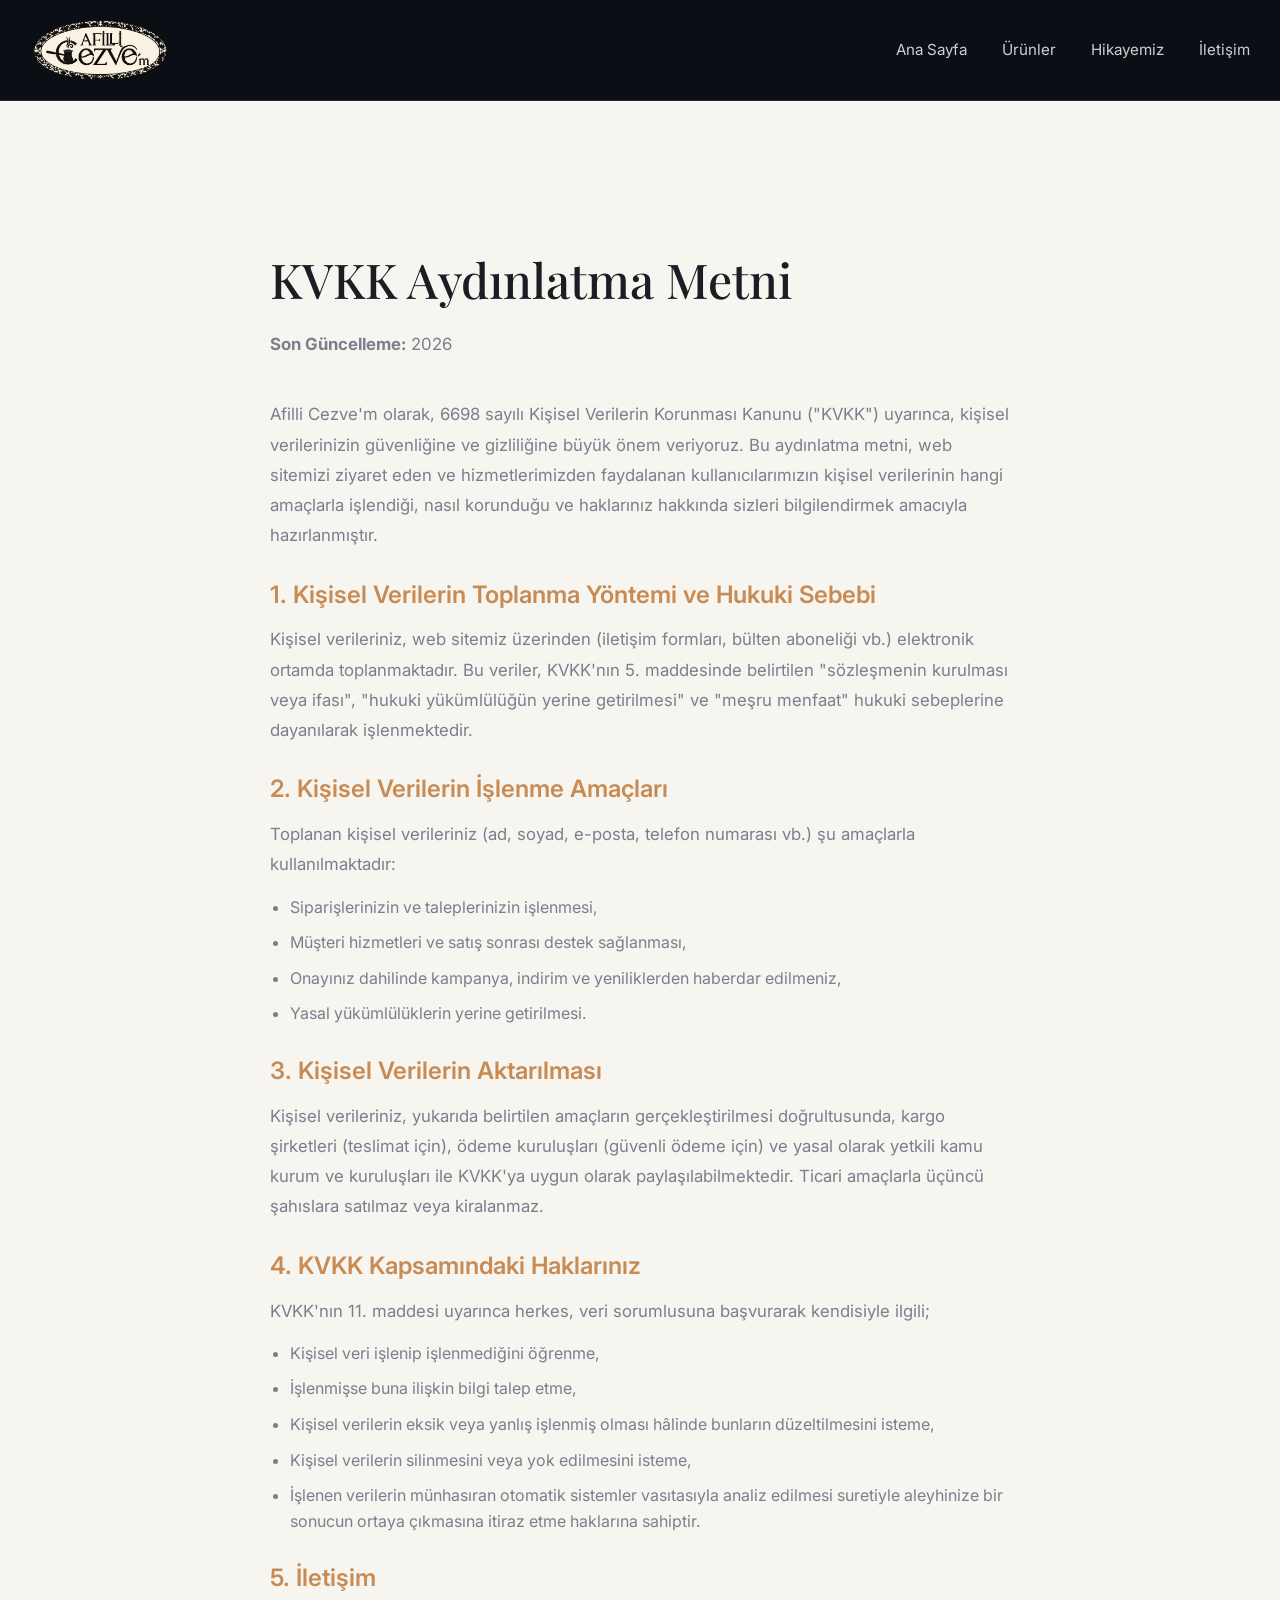
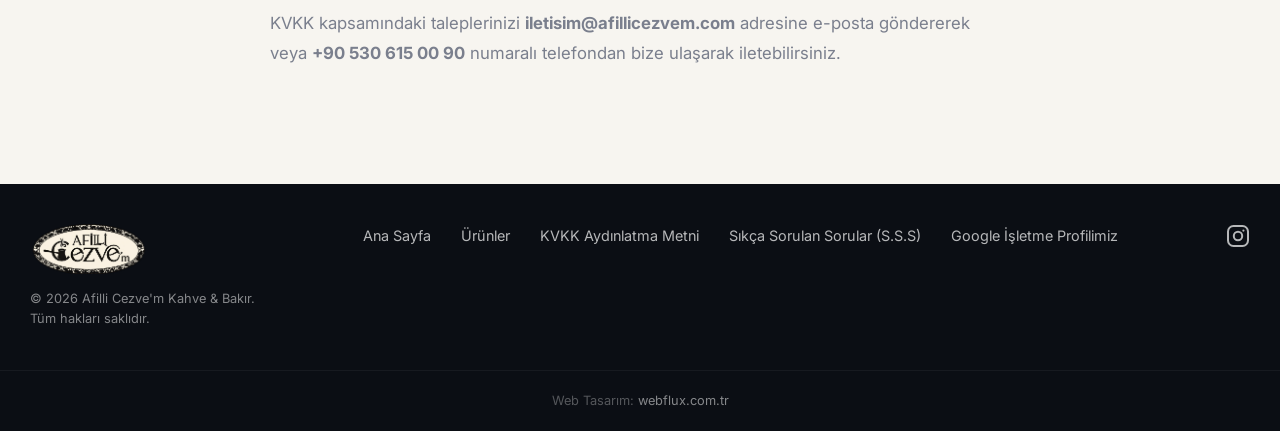
<file: kvkk.html>
<!DOCTYPE html>
<html lang="tr">
<head>
  <meta charset="UTF-8">
  <meta name="viewport" content="width=device-width, initial-scale=1.0">
  <title>KVKK Aydınlatma Metni | Afilli Cezve'm</title>
  <link rel="icon" type="image/png" href="favicon.png">
  <link rel="preconnect" href="https://fonts.googleapis.com">
  <link rel="preconnect" href="https://fonts.gstatic.com" crossorigin>
  <link href="https://fonts.googleapis.com/css2?family=Playfair+Display:wght@400;600;700&family=Inter:wght@300;400;500;600&display=swap" rel="stylesheet">
  <link rel="stylesheet" href="style.css">
</head>
<body>

  <header class="site-header" style="background: var(--bg-dark); position: relative;">
    <div class="container header-inner">
      <a href="index.html" class="logo"><img src="images/logo.png" alt="Logo"></a>
      <nav class="main-nav">
        <ul>
          <li><a href="index.html">Ana Sayfa</a></li>
          <li><a href="urunler.html">Ürünler</a></li>
          <li><a href="index.html#hakkimizda">Hikayemiz</a></li>
          <li><a href="index.html#iletisim">İletişim</a></li>
        </ul>
      </nav>
      <button class="nav-toggle"><span></span><span></span><span></span></button>
    </div>
  </header>

  <main class="section page-content">
    <div class="container" style="max-width: 800px;">
      <h1>KVKK Aydınlatma Metni</h1>
      <p><strong>Son Güncelleme:</strong> 2026</p>
      <br>
      <p>Afilli Cezve'm olarak, 6698 sayılı Kişisel Verilerin Korunması Kanunu ("KVKK") uyarınca, kişisel verilerinizin güvenliğine ve gizliliğine büyük önem veriyoruz. Bu aydınlatma metni, web sitemizi ziyaret eden ve hizmetlerimizden faydalanan kullanıcılarımızın kişisel verilerinin hangi amaçlarla işlendiği, nasıl korunduğu ve haklarınız hakkında sizleri bilgilendirmek amacıyla hazırlanmıştır.</p>
      
      <h2>1. Kişisel Verilerin Toplanma Yöntemi ve Hukuki Sebebi</h2>
      <p>Kişisel verileriniz, web sitemiz üzerinden (iletişim formları, bülten aboneliği vb.) elektronik ortamda toplanmaktadır. Bu veriler, KVKK'nın 5. maddesinde belirtilen "sözleşmenin kurulması veya ifası", "hukuki yükümlülüğün yerine getirilmesi" ve "meşru menfaat" hukuki sebeplerine dayanılarak işlenmektedir.</p>

      <h2>2. Kişisel Verilerin İşlenme Amaçları</h2>
      <p>Toplanan kişisel verileriniz (ad, soyad, e-posta, telefon numarası vb.) şu amaçlarla kullanılmaktadır:</p>
      <ul>
        <li>Siparişlerinizin ve taleplerinizin işlenmesi,</li>
        <li>Müşteri hizmetleri ve satış sonrası destek sağlanması,</li>
        <li>Onayınız dahilinde kampanya, indirim ve yeniliklerden haberdar edilmeniz,</li>
        <li>Yasal yükümlülüklerin yerine getirilmesi.</li>
      </ul>

      <h2>3. Kişisel Verilerin Aktarılması</h2>
      <p>Kişisel verileriniz, yukarıda belirtilen amaçların gerçekleştirilmesi doğrultusunda, kargo şirketleri (teslimat için), ödeme kuruluşları (güvenli ödeme için) ve yasal olarak yetkili kamu kurum ve kuruluşları ile KVKK'ya uygun olarak paylaşılabilmektedir. Ticari amaçlarla üçüncü şahıslara satılmaz veya kiralanmaz.</p>

      <h2>4. KVKK Kapsamındaki Haklarınız</h2>
      <p>KVKK'nın 11. maddesi uyarınca herkes, veri sorumlusuna başvurarak kendisiyle ilgili;</p>
      <ul>
        <li>Kişisel veri işlenip işlenmediğini öğrenme,</li>
        <li>İşlenmişse buna ilişkin bilgi talep etme,</li>
        <li>Kişisel verilerin eksik veya yanlış işlenmiş olması hâlinde bunların düzeltilmesini isteme,</li>
        <li>Kişisel verilerin silinmesini veya yok edilmesini isteme,</li>
        <li>İşlenen verilerin münhasıran otomatik sistemler vasıtasıyla analiz edilmesi suretiyle aleyhinize bir sonucun ortaya çıkmasına itiraz etme haklarına sahiptir.</li>
      </ul>

      <h2>5. İletişim</h2>
      <p>KVKK kapsamındaki taleplerinizi <strong>iletisim@afillicezvem.com</strong> adresine e-posta göndererek veya <strong>+90 530 615 00 90</strong> numaralı telefondan bize ulaşarak iletebilirsiniz.</p>
    </div>
  </main>

  <!-- FOOTER -->
  <footer class="site-footer">
    <div class="container footer-top">
      <div class="footer-brand">
        <img src="images/logo.png" alt="Afilli Cezve'm Logo" class="f-logo">
        <p>© 2026 Afilli Cezve'm Kahve & Bakır.<br>Tüm hakları saklıdır.</p>
      </div>
      <div class="footer-links">
        <a href="index.html">Ana Sayfa</a>
        <a href="urunler.html">Ürünler</a>
        <a href="kvkk.html">KVKK Aydınlatma Metni</a>
        <a href="sss.html">Sıkça Sorulan Sorular (S.S.S)</a>
        <a href="https://share.google/v6dzBLZ42FNkpt2pv" target="_blank" rel="noopener">Google İşletme Profilimiz</a>
      </div>
      <div class="footer-social">
        <a href="https://www.instagram.com/afillicezvem" target="_blank" aria-label="Instagram">
          <svg width="24" height="24" fill="none" stroke="currentColor" stroke-width="2" viewBox="0 0 24 24"><rect x="2" y="2" width="20" height="20" rx="5.5"/><circle cx="12" cy="12" r="4.2"/><circle cx="17.4" cy="6.6" r="1.1" fill="currentColor" stroke="none"/></svg>
        </a>
      </div>
    </div>
    <div class="container footer-bottom">
      <p>Web Tasarım: <a href="https://webflux.com.tr" target="_blank" rel="noopener">webflux.com.tr</a></p>
    </div>
  </footer>

  <script src="script.js"></script>
</body>
</html>
</file>
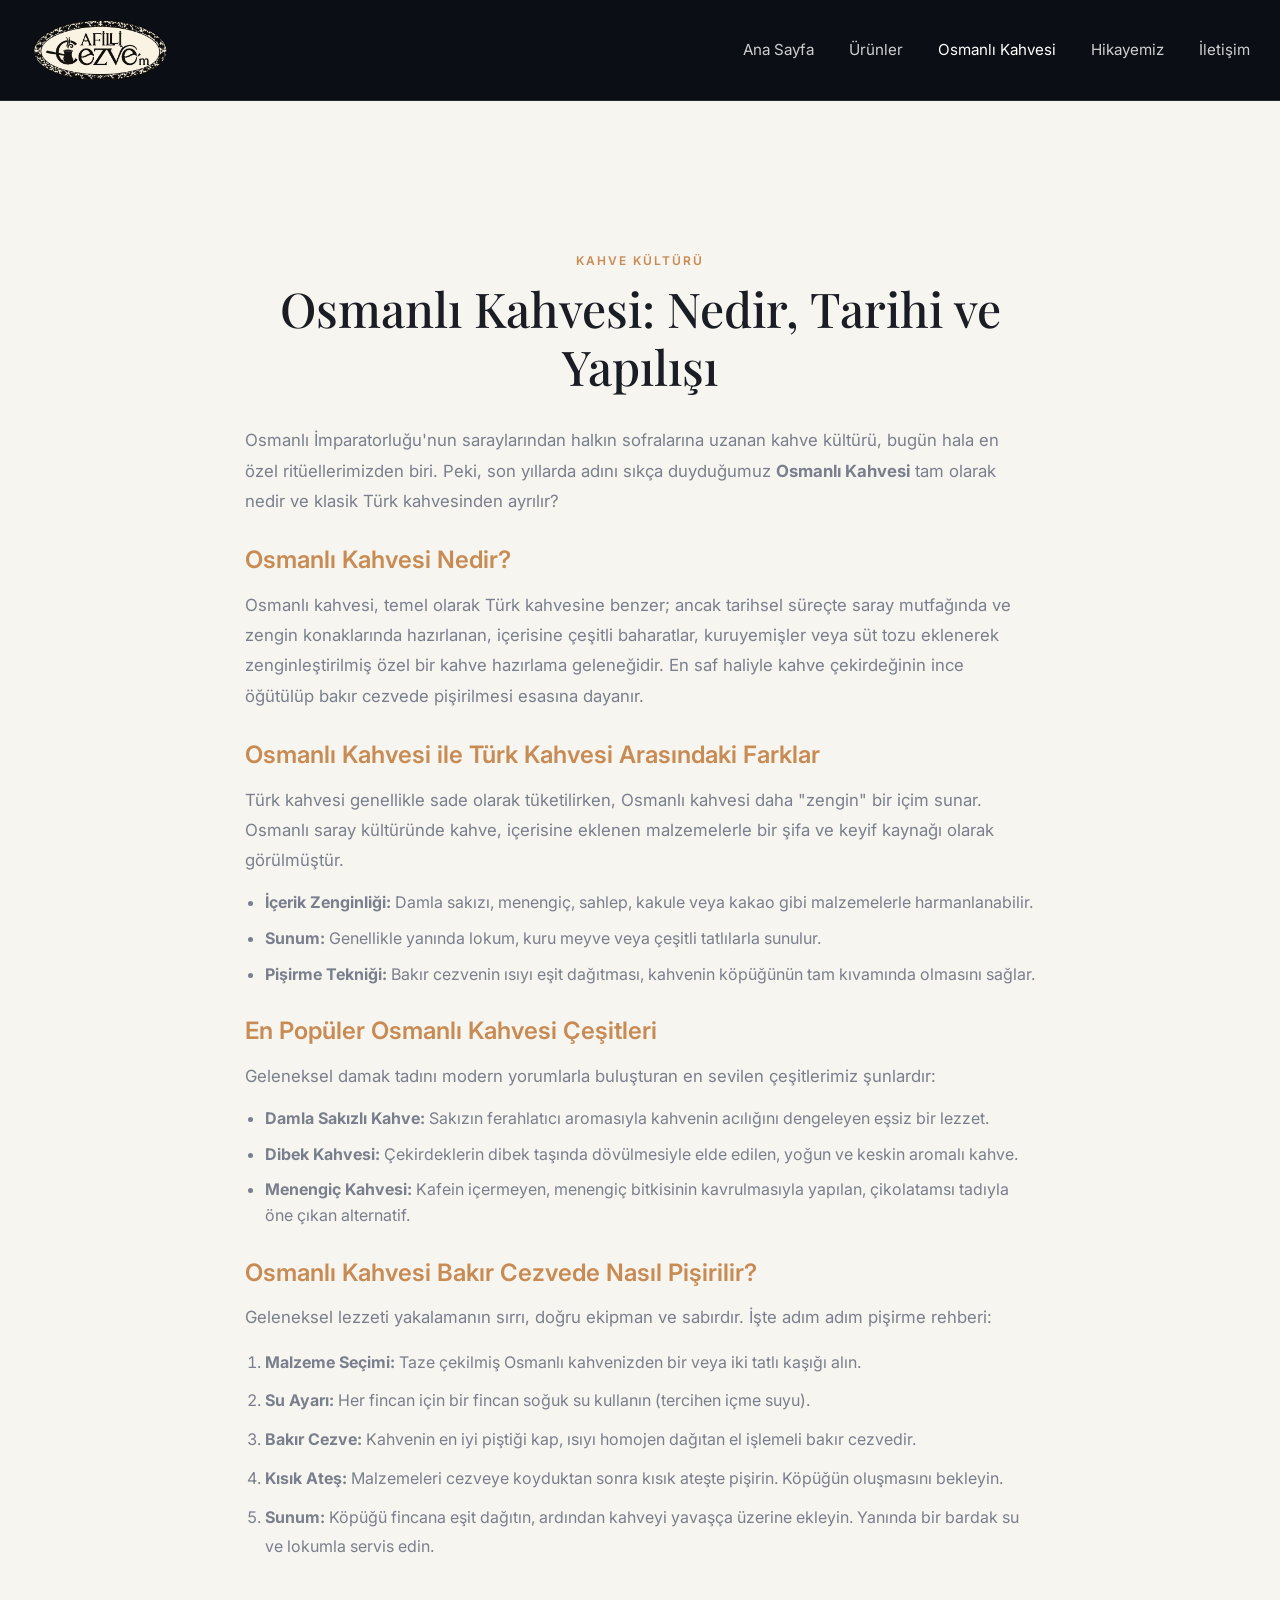
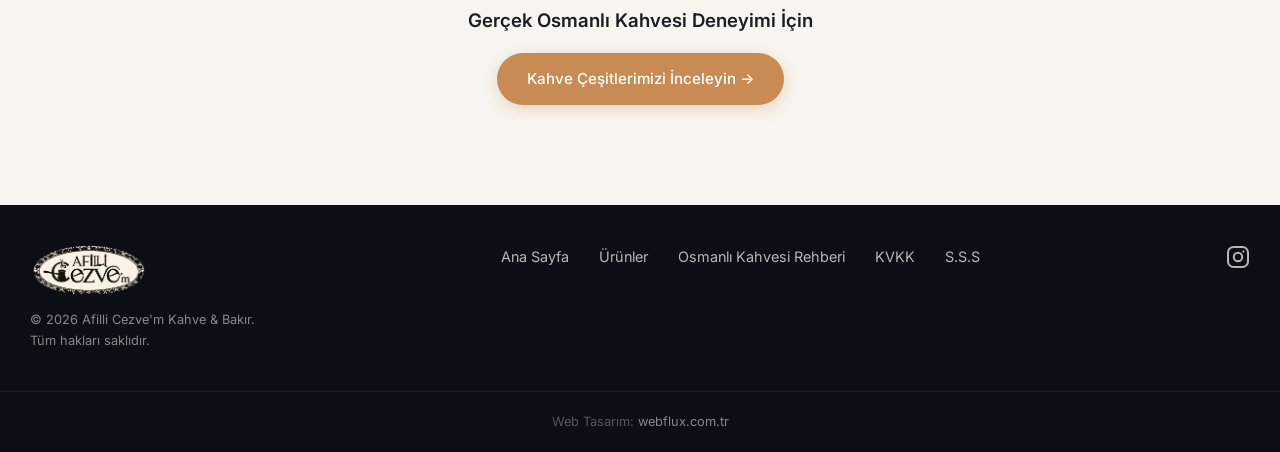
<file: osmanli-kahvesi.html>
<!DOCTYPE html>
<html lang="tr">
<head>
  <meta charset="UTF-8">
  <meta name="viewport" content="width=device-width, initial-scale=1.0">
  <title>Osmanlı Kahvesi Nedir? Tarihi ve Yapılışı | Afilli Cezve'm</title>
  <meta name="description" content="Osmanlı kahvesi nedir, Türk kahvesinden farkı nedir? Osmanlı kahvesi çeşitleri ve bakır cezvede pişirmenin sırları. Detaylı rehberimizi okuyun.">
  
  <!-- FAVICON -->
  <link rel="icon" href="favicon.ico" sizes="32x32">
  <link rel="icon" href="favicon.svg" type="image/svg+xml">
  <link rel="apple-touch-icon" href="apple-touch-icon.png">

  <link rel="preconnect" href="https://fonts.googleapis.com">
  <link rel="preconnect" href="https://fonts.gstatic.com" crossorigin>
  <link href="https://fonts.googleapis.com/css2?family=Playfair+Display:wght@400;600;700&family=Inter:wght@300;400;500;600&display=swap" rel="stylesheet">
  <link rel="stylesheet" href="style.css">
</head>
<body>

  <!-- HEADER (Aynı) -->
  <header class="site-header" style="background: var(--bg-dark); position: relative;">
    <div class="container header-inner">
      <a href="index.html" class="logo"><img src="images/logo.png" alt="Logo"></a>
      <nav class="main-nav">
        <ul>
          <li><a href="index.html">Ana Sayfa</a></li>
          <li><a href="urunler.html">Ürünler</a></li>
          <li><a href="osmanli-kahvesi.html" class="active">Osmanlı Kahvesi</a></li>
          <li><a href="index.html#hakkimizda">Hikayemiz</a></li>
          <li><a href="index.html#iletisim">İletişim</a></li>
        </ul>
      </nav>
      <button class="nav-toggle"><span></span><span></span><span></span></button>
    </div>
  </header>

  <!-- SAYFA İÇERİĞİ -->
  <main class="section page-content">
    <div class="container" style="max-width: 850px;">
      <span class="eyebrow" style="text-align: center; display: block;">KAHVE KÜLTÜRÜ</span>
      <h1 style="text-align: center; margin-bottom: 30px;">Osmanlı Kahvesi: Nedir, Tarihi ve Yapılışı</h1>
      
      <p>Osmanlı İmparatorluğu'nun saraylarından halkın sofralarına uzanan kahve kültürü, bugün hala en özel ritüellerimizden biri. Peki, son yıllarda adını sıkça duyduğumuz <strong>Osmanlı Kahvesi</strong> tam olarak nedir ve klasik Türk kahvesinden ayrılır?</p>

      <h2>Osmanlı Kahvesi Nedir?</h2>
      <p>Osmanlı kahvesi, temel olarak Türk kahvesine benzer; ancak tarihsel süreçte saray mutfağında ve zengin konaklarında hazırlanan, içerisine çeşitli baharatlar, kuruyemişler veya süt tozu eklenerek zenginleştirilmiş özel bir kahve hazırlama geleneğidir. En saf haliyle kahve çekirdeğinin ince öğütülüp bakır cezvede pişirilmesi esasına dayanır.</p>

      <h2>Osmanlı Kahvesi ile Türk Kahvesi Arasındaki Farklar</h2>
      <p>Türk kahvesi genellikle sade olarak tüketilirken, Osmanlı kahvesi daha "zengin" bir içim sunar. Osmanlı saray kültüründe kahve, içerisine eklenen malzemelerle bir şifa ve keyif kaynağı olarak görülmüştür.</p>
      <ul>
        <li><strong>İçerik Zenginliği:</strong> Damla sakızı, menengiç, sahlep, kakule veya kakao gibi malzemelerle harmanlanabilir.</li>
        <li><strong>Sunum:</strong> Genellikle yanında lokum, kuru meyve veya çeşitli tatlılarla sunulur.</li>
        <li><strong>Pişirme Tekniği:</strong> Bakır cezvenin ısıyı eşit dağıtması, kahvenin köpüğünün tam kıvamında olmasını sağlar.</li>
      </ul>

      <h2>En Popüler Osmanlı Kahvesi Çeşitleri</h2>
      <p>Geleneksel damak tadını modern yorumlarla buluşturan en sevilen çeşitlerimiz şunlardır:</p>
      <ul>
        <li><strong>Damla Sakızlı Kahve:</strong> Sakızın ferahlatıcı aromasıyla kahvenin acılığını dengeleyen eşsiz bir lezzet.</li>
        <li><strong>Dibek Kahvesi:</strong> Çekirdeklerin dibek taşında dövülmesiyle elde edilen, yoğun ve keskin aromalı kahve.</li>
        <li><strong>Menengiç Kahvesi:</strong> Kafein içermeyen, menengiç bitkisinin kavrulmasıyla yapılan, çikolatamsı tadıyla öne çıkan alternatif.</li>
      </ul>

      <h2>Osmanlı Kahvesi Bakır Cezvede Nasıl Pişirilir?</h2>
      <p>Geleneksel lezzeti yakalamanın sırrı, doğru ekipman ve sabırdır. İşte adım adım pişirme rehberi:</p>
      <ol style="margin-left: 20px; margin-bottom: 20px; color: var(--text-muted); line-height: 1.8;">
        <li><strong>Malzeme Seçimi:</strong> Taze çekilmiş Osmanlı kahvenizden bir veya iki tatlı kaşığı alın.</li>
        <li><strong>Su Ayarı:</strong> Her fincan için bir fincan soğuk su kullanın (tercihen içme suyu).</li>
        <li><strong>Bakır Cezve:</strong> Kahvenin en iyi piştiği kap, ısıyı homojen dağıtan el işlemeli bakır cezvedir.</li>
        <li><strong>Kısık Ateş:</strong> Malzemeleri cezveye koyduktan sonra kısık ateşte pişirin. Köpüğün oluşmasını bekleyin.</li>
        <li><strong>Sunum:</strong> Köpüğü fincana eşit dağıtın, ardından kahveyi yavaşça üzerine ekleyin. Yanında bir bardak su ve lokumla servis edin.</li>
      </ol>

      <div style="text-align: center; margin-top: 50px;">
        <h3 style="font-family: var(--font-body); font-weight: 600; margin-bottom: 20px;">Gerçek Osmanlı Kahvesi Deneyimi İçin</h3>
        <a href="urunler.html" class="btn btn-primary">Kahve Çeşitlerimizi İnceleyin &rarr;</a>
      </div>
    </div>
  </main>

  <!-- FOOTER (Aynı) -->
  <footer class="site-footer">
    <div class="container footer-top">
      <div class="footer-brand">
        <img src="images/logo.png" alt="Afilli Cezve'm Logo" class="f-logo">
        <p>© 2026 Afilli Cezve'm Kahve & Bakır.<br>Tüm hakları saklıdır.</p>
      </div>
      <div class="footer-links">
        <a href="index.html">Ana Sayfa</a>
        <a href="urunler.html">Ürünler</a>
        <a href="osmanli-kahvesi.html">Osmanlı Kahvesi Rehberi</a>
        <a href="kvkk.html">KVKK</a>
        <a href="sss.html">S.S.S</a>
      </div>
      <div class="footer-social">
        <a href="https://www.instagram.com/afillicezvem" target="_blank" aria-label="Instagram">
          <svg width="24" height="24" fill="none" stroke="currentColor" stroke-width="2" viewBox="0 0 24 24"><rect x="2" y="2" width="20" height="20" rx="5.5"/><circle cx="12" cy="12" r="4.2"/><circle cx="17.4" cy="6.6" r="1.1" fill="currentColor" stroke="none"/></svg>
        </a>
      </div>
    </div>
    <div class="container footer-bottom">
      <p>Web Tasarım: <a href="https://webflux.com.tr" target="_blank" rel="noopener">webflux.com.tr</a></p>
    </div>
  </footer>

  <script src="script.js"></script>
</body>
</html>
</file>
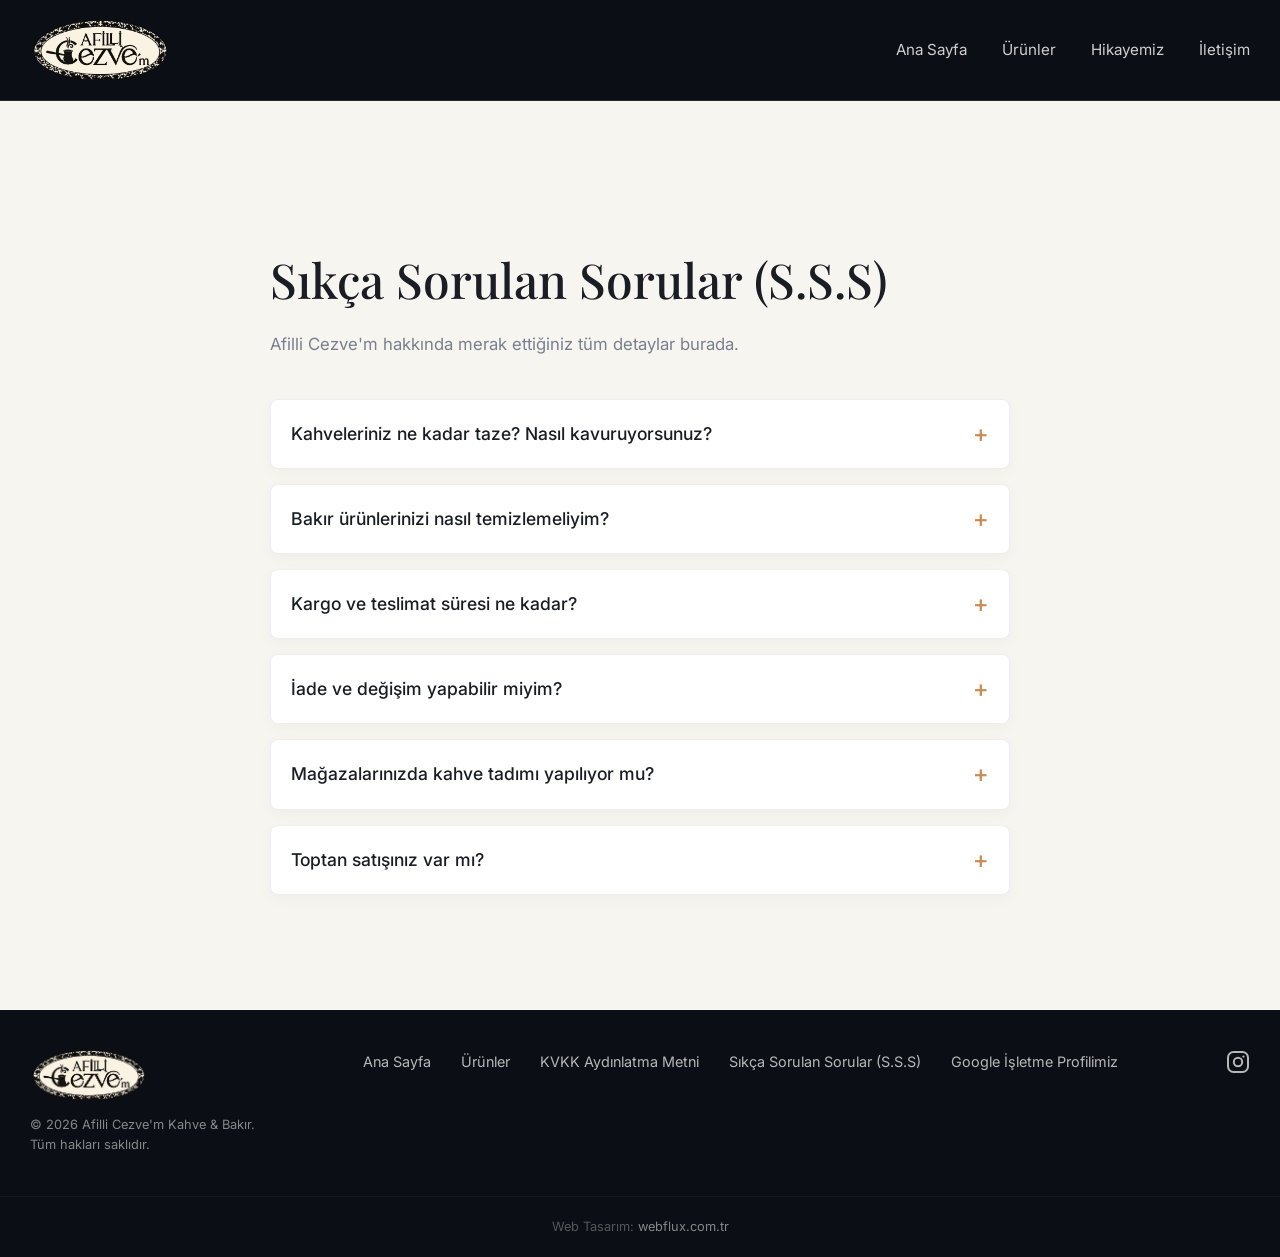
<file: sss.html>
<!DOCTYPE html>
<html lang="tr">
<head>
  <meta charset="UTF-8">
  <meta name="viewport" content="width=device-width, initial-scale=1.0">
  <title>Sıkça Sorulan Sorular | Afilli Cezve'm</title>
  <link rel="icon" type="image/png" href="favicon.png">
  <link rel="preconnect" href="https://fonts.googleapis.com">
  <link rel="preconnect" href="https://fonts.gstatic.com" crossorigin>
  <link href="https://fonts.googleapis.com/css2?family=Playfair+Display:wght@400;600;700&family=Inter:wght@300;400;500;600&display=swap" rel="stylesheet">
  <link rel="stylesheet" href="style.css">
</head>
<body>

  <header class="site-header" style="background: var(--bg-dark); position: relative;">
    <div class="container header-inner">
      <a href="index.html" class="logo"><img src="images/logo.png" alt="Logo"></a>
      <nav class="main-nav">
        <ul>
          <li><a href="index.html">Ana Sayfa</a></li>
          <li><a href="urunler.html">Ürünler</a></li>
          <li><a href="index.html#hakkimizda">Hikayemiz</a></li>
          <li><a href="index.html#iletisim">İletişim</a></li>
        </ul>
      </nav>
      <button class="nav-toggle"><span></span><span></span><span></span></button>
    </div>
  </header>

  <main class="section page-content">
    <div class="container" style="max-width: 800px;">
      <h1>Sıkça Sorulan Sorular (S.S.S)</h1>
      <p style="margin-bottom: 40px;">Afilli Cezve'm hakkında merak ettiğiniz tüm detaylar burada.</p>

      <!-- Accordion (SSS) -->
      <details class="faq-item">
        <summary>Kahveleriniz ne kadar taze? Nasıl kavuruyorsunuz?</summary>
        <p>Tüm kahve çekirdeklerimiz siparişiniz üzerine, günlük olarak kavrulur ve öğütülür. Böylece elinize ulaştığında en taze aromasını korur. Bakır cezvede pişirilmek üzere özel olarak hazırlanır.</p>
      </details>

      <details class="faq-item">
        <summary>Bakır ürünlerinizi nasıl temizlemeliyim?</summary>
        <p>Bakır cezvelerinizi bulaşık deterjanı ve yumuşak bir süngerle yıkayabilirsiniz. Parlaklığını kaybettiğinde limon tuzu ve tuz karışımı ile ovalayarak ilk günkü parlaklığına kavuşturabilirsiniz. Bulaşık makinesinde yıkamamanız önerilir.</p>
      </details>

      <details class="faq-item">
        <summary>Kargo ve teslimat süresi ne kadar?</summary>
        <p>Siparişleriniz aynı gün (saat 16:00'a kadar verilen siparişler) kargoya teslim edilir. Türkiye'nin her yerine anlaşmalı kargo firmalarımızla ortalama 1-3 iş günü içerisinde teslimat sağlanmaktadır.</p>
      </details>

      <details class="faq-item">
        <summary>İade ve değişim yapabilir miyim?</summary>
        <p>Ürünlerimizi teslim aldığınız tarihten itibaren 14 gün içinde, kullanılmamış ve orijinal ambalajında olmak kaydıyla iade veya değişim talebinde bulunabilirsiniz. Gıda ürünlerinde (öğütülmüş kahveler) hijyen nedeniyle ambalajı açılmış ürünlerin iadesi kabul edilememektedir.</p>
      </details>

      <details class="faq-item">
        <summary>Mağazalarınızda kahve tadımı yapılıyor mu?</summary>
        <p>Evet, tüm şubelerimizde gün içerisinde taze demlenmiş kahvelerimizden ikram ediyoruz. Ayrıca hafta sonları düzenlediğimiz "Bakır Cezvede Kahve Atölyesi" etkinliklerimize katılarak kendi kahvenizi pişirme fırsatı bulabilirsiniz.</p>
      </details>

      <details class="faq-item">
        <summary>Toptan satışınız var mı?</summary>
        <p>Evet, kafe, restoran ve otel gibi işletmeler için özel toptan fiyatlarımız mevcuttur. İletişim numaramızdan veya bülten formundan bize ulaşarak detaylı bilgi alabilirsiniz.</p>
      </details>

    </div>
  </main>

  <!-- FOOTER -->
  <footer class="site-footer">
    <div class="container footer-top">
      <div class="footer-brand">
        <img src="images/logo.png" alt="Afilli Cezve'm Logo" class="f-logo">
        <p>© 2026 Afilli Cezve'm Kahve & Bakır.<br>Tüm hakları saklıdır.</p>
      </div>
      <div class="footer-links">
        <a href="index.html">Ana Sayfa</a>
        <a href="urunler.html">Ürünler</a>
        <a href="kvkk.html">KVKK Aydınlatma Metni</a>
        <a href="sss.html">Sıkça Sorulan Sorular (S.S.S)</a>
        <a href="https://share.google/v6dzBLZ42FNkpt2pv" target="_blank" rel="noopener">Google İşletme Profilimiz</a>
      </div>
      <div class="footer-social">
        <a href="https://www.instagram.com/afillicezvem" target="_blank" aria-label="Instagram">
          <svg width="24" height="24" fill="none" stroke="currentColor" stroke-width="2" viewBox="0 0 24 24"><rect x="2" y="2" width="20" height="20" rx="5.5"/><circle cx="12" cy="12" r="4.2"/><circle cx="17.4" cy="6.6" r="1.1" fill="currentColor" stroke="none"/></svg>
        </a>
      </div>
    </div>
    <div class="container footer-bottom">
      <p>Web Tasarım: <a href="https://webflux.com.tr" target="_blank" rel="noopener">webflux.com.tr</a></p>
    </div>
  </footer>

  <script src="script.js"></script>
</body>
</html>
</file>
<file: style.css>
/* =========================================
   RENK PALETİ VE DEĞİŞKENLER
   ========================================= */
:root {
  --bg-dark: #0B0E14;
  --bg-cream: #F7F5F0;
  --bg-white: #FFFFFF;
  --copper: #C88B54;
  --copper-hover: #B07540;
  --text-dark: #1A1D24;
  --text-light: #F7F5F0;
  --text-muted: #7A7F8D;
  --font-heading: 'Playfair Display', serif;
  --font-body: 'Inter', sans-serif;
  --transition: all 0.3s ease;
}

/* =========================================
   TEMEL AYARLAR
   ========================================= */
* { margin: 0; padding: 0; box-sizing: border-box; }
html { scroll-behavior: smooth; }
body {
  font-family: var(--font-body);
  background-color: var(--bg-cream);
  color: var(--text-dark);
  line-height: 1.6;
  overflow-x: hidden;
}
h1, h2, h3, h4 { font-family: var(--font-heading); font-weight: 500; line-height: 1.2; }
a { text-decoration: none; color: inherit; transition: var(--transition); }
ul { list-style: none; }
img { max-width: 100%; display: block; }

.container { width: 100%; max-width: 1300px; margin: 0 auto; padding: 0 30px; }
.section { padding: 80px 0; }

/* =========================================
   BAŞLIKLAR VE BUTONLAR
   ========================================= */
.eyebrow { display: inline-block; font-size: 0.75rem; letter-spacing: 2px; text-transform: uppercase; color: var(--copper); margin-bottom: 10px; font-weight: 600; }
h2 { font-size: 2.5rem; margin-bottom: 15px; color: inherit; }
.section-header-split { display: flex; justify-content: space-between; align-items: flex-end; margin-bottom: 40px; }
.view-all { font-size: 0.9rem; font-weight: 500; color: var(--text-muted); }
.view-all:hover { color: var(--copper); }

.btn { display: inline-flex; align-items: center; justify-content: center; gap: 10px; padding: 14px 30px; border-radius: 30px; font-weight: 500; font-size: 0.95rem; cursor: pointer; transition: var(--transition); border: none; font-family: var(--font-body); }
.btn-primary { background-color: var(--copper); color: #fff; box-shadow: 0 4px 15px rgba(200, 139, 84, 0.3); }
.btn-primary:hover { background-color: var(--copper-hover); transform: translateY(-2px); }
.btn-play { background: transparent; color: #fff; font-weight: 400; padding-left: 0; }
.btn-play:hover .play-icon { transform: scale(1.1); }
.play-icon { display: flex; align-items: center; justify-content: center; width: 40px; height: 40px; border-radius: 50%; border: 1px solid rgba(255,255,255,0.4); transition: var(--transition); }
.btn-outline-dark { border: 1px solid var(--text-dark); color: var(--text-dark); background: transparent; }
.btn-outline-dark:hover { background: var(--text-dark); color: #fff; }

/* =========================================
   HEADER (ÜST MENÜ)
   ========================================= */
.site-header { position: absolute; top: 0; left: 0; width: 100%; z-index: 1000; padding: 20px 0; border-bottom: 1px solid rgba(255,255,255,0.1); }
.header-inner { display: flex; justify-content: space-between; align-items: center; }
.logo img { height: 60px; width: auto; }
.main-nav ul { display: flex; gap: 35px; }
.main-nav a { font-size: 0.95rem; font-weight: 400; color: #fff; opacity: 0.8; }
.main-nav a:hover, .main-nav a.active { opacity: 1; }
.nav-toggle { display: none; flex-direction: column; gap: 5px; background: none; border: none; cursor: pointer; }
.nav-toggle span { width: 25px; height: 2px; background: #fff; transition: var(--transition); }

/* =========================================
   HERO (GİRİŞ ALANI - TAM EKRAN VİDEO)
   ========================================= */
.hero { position: relative; padding-top: 180px; padding-bottom: 150px; min-height: 85vh; display: flex; align-items: center; border-bottom-left-radius: 50% 40px; border-bottom-right-radius: 50% 40px; overflow: hidden; }
.hero-bg { position: absolute; inset: 0; z-index: -1; }

/* Videoyu bozmadan tam ekran sığdıran kod */
.hero-bg video {
  width: 100%;
  height: 100%;
  object-fit: cover;
  position: absolute;
  top: 0;
  left: 0;
}

.hero-bg .overlay { position: absolute; inset: 0; background: linear-gradient(90deg, rgba(11,14,20,0.95) 0%, rgba(11,14,20,0.7) 50%, rgba(11,14,20,0.3) 100%); z-index: 1; }
.hero-content { max-width: 600px; color: #fff; position: relative; z-index: 2; }
.hero-content h1 { font-size: 4.5rem; margin-bottom: 20px; color: #fff; }
.hero-content p { font-size: 1.1rem; color: rgba(255,255,255,0.8); margin-bottom: 40px; font-weight: 300; }
.hero-btns { display: flex; gap: 20px; align-items: center; }

/* =========================================
   3D KAHVE BÖLÜMÜ (BÜYÜYEREK KAYBOLMA)
   ========================================= */
.categories { background-color: var(--bg-cream); padding-top: 80px; padding-bottom: 150px; border-top-left-radius: 50% 40px; border-top-right-radius: 50% 40px; margin-top: -40px; position: relative; z-index: 10; overflow: hidden; }
.floating-coffee-container { display: flex; justify-content: center; align-items: flex-start; gap: 40px; perspective: 1200px; padding-top: 50px; height: 400px; }
.floating-item { flex: 1; max-width: 200px; text-align: center; transform-style: preserve-3d; will-change: transform, opacity; animation: float 4s ease-in-out infinite; }
.floating-item:nth-child(2) { animation-delay: 0.5s; }
.floating-item:nth-child(3) { animation-delay: 1s; }
.floating-item:nth-child(4) { animation-delay: 1.5s; }
.floating-item:nth-child(5) { animation-delay: 2s; }

@keyframes float {
  0%, 100% { transform: translateY(0px); }
  50% { transform: translateY(-15px); }
}

.floating-item img { width: 100%; height: auto; aspect-ratio: 1/1.2; object-fit: contain; filter: drop-shadow(0 20px 30px rgba(0,0,0,0.15)); transition: filter 0.3s; }
.bright-filter { filter: brightness(1.65) contrast(1.15) drop-shadow(0 20px 30px rgba(0,0,0,0.15)) !important; }
.floating-item h3 { font-family: var(--font-body); font-size: 1.1rem; font-weight: 600; color: var(--text-dark); margin-top: 20px; letter-spacing: 0.5px; }

/* =========================================
   NEDEN BİZ?
   ========================================= */
.why-us { background-color: var(--bg-dark); color: #fff; }
.why-grid { display: grid; grid-template-columns: 1fr 2fr; gap: 60px; align-items: center; }
.why-text h2 { font-size: 3.5rem; color: #fff; margin-bottom: 20px; }
.why-text p { color: rgba(255,255,255,0.7); font-size: 1rem; }
.why-features { display: grid; grid-template-columns: repeat(4, 1fr); gap: 30px; }
.feature { display: flex; flex-direction: column; align-items: flex-start; gap: 15px; }
.icon-circle { width: 50px; height: 50px; flex-shrink: 0; border-radius: 50%; border: 1px solid rgba(200, 139, 84, 0.4); display: flex; align-items: center; justify-content: center; color: var(--copper); }
.feature strong { color: #fff; font-size: 1rem; display: block; }
.feature span { font-size: 0.85rem; color: rgba(255,255,255,0.6); line-height: 1.4; }

/* =========================================
   HAKKIMIZDA (VİDEO YERİNE FOTOĞRAF)
   ========================================= */
.about { background: var(--bg-white); }
.about-grid { display: grid; grid-template-columns: 1fr 1fr; gap: 60px; align-items: center; }
.about-img { position: relative; border-radius: 12px; overflow: hidden; box-shadow: 0 20px 50px rgba(0,0,0,0.1); aspect-ratio: 4/3; }
.about-img img { width: 100%; height: 100%; object-fit: cover; display: block; transition: transform 0.5s ease; }
.about-img:hover img { transform: scale(1.03); }
.about-text h2 { font-size: 2.8rem; margin-bottom: 20px; }
.about-text p { color: var(--text-muted); margin-bottom: 15px; font-size: 0.95rem; text-align: justify; }
.about-text p strong { color: var(--text-dark); }

/* =========================================
   ÖNE ÇIKAN ÜRÜNLER (SLIDER)
   ========================================= */
.featured-section { background-color: var(--bg-dark); color: #fff; }
.featured-section .section-header-split h2 { color: #fff; }
.featured-section .view-all { color: rgba(255,255,255,0.6); }
.featured-section .view-all:hover { color: var(--copper); }
.product-slider-wrapper { position: relative; display: flex; align-items: center; margin-top: 40px; }
.product-slider { display: flex; gap: 20px; overflow-x: auto; scroll-snap-type: x mandatory; padding-bottom: 20px; scrollbar-width: none; }
.product-slider::-webkit-scrollbar { display: none; }
.product-slider .product-card { flex: 0 0 calc(20% - 16px); min-width: 240px; scroll-snap-align: start; background: #151A22; border-radius: 12px; overflow: hidden; transition: var(--transition); }
.product-slider .product-card:hover { transform: translateY(-5px); }
.product-slider .p-img { height: 250px; background: #1E242D; display: flex; align-items: center; justify-content: center; }
.product-slider .p-img img { width: 100%; height: 100%; object-fit: cover; }
.product-slider .p-details { padding: 20px; }
.product-slider .p-details h3 { font-family: var(--font-body); font-size: 1rem; font-weight: 500; color: #fff; margin-bottom: 10px; }
.product-slider .p-bottom { display: flex; justify-content: space-between; align-items: center; margin-top: 15px; }
.product-slider .add-btn { width: 35px; height: 35px; border-radius: 50%; background: rgba(200, 139, 84, 0.2); border: 1px solid var(--copper); color: var(--copper); display: flex; align-items: center; justify-content: center; cursor: pointer; transition: var(--transition); }
.product-slider .add-btn:hover { background: var(--copper); color: #fff; }
.slider-arrow { position: absolute; top: 50%; transform: translateY(-50%); width: 45px; height: 45px; border-radius: 50%; background: #fff; color: var(--bg-dark); border: none; display: flex; align-items: center; justify-content: center; cursor: pointer; z-index: 10; box-shadow: 0 5px 15px rgba(0,0,0,0.3); font-size: 1.2rem; }
.slider-arrow.prev { left: -22px; }
.slider-arrow.next { right: -22px; }

/* =========================================
   BANNER
   ========================================= */
.banner-section { padding: 0; background: var(--bg-dark); }
.banner-box { background: url('https://images.unsplash.com/photo-1559564484-e48b3e040dc2?q=80&w=1600&auto=format&fit=crop') center/cover; border-radius: 20px; padding: 80px 60px; position: relative; overflow: hidden; margin-top: -30px; margin-bottom: -30px; z-index: 10; box-shadow: 0 20px 50px rgba(0,0,0,0.5); }
.banner-box::before { content: ''; position: absolute; inset: 0; background: linear-gradient(90deg, rgba(11,14,20,0.95) 0%, rgba(11,14,20,0.4) 100%); }
.banner-text { position: relative; z-index: 2; max-width: 550px; color: #fff; }
.banner-text h2 { font-size: 2.5rem; margin-bottom: 15px; }
.banner-text p { color: rgba(255,255,255,0.8); margin-bottom: 30px; }

/* =========================================
   MÜŞTERİ YORUMLARI & NEWSLETTER
   ========================================= */
.testimonials { background: var(--bg-cream); }
.testimonial-grid { display: grid; grid-template-columns: repeat(3, 1fr); gap: 30px; }
.review-card { background: #fff; padding: 30px; border-radius: 12px; box-shadow: 0 10px 30px rgba(0,0,0,0.03); }
.stars { color: #FFB800; font-size: 1.2rem; margin-bottom: 15px; letter-spacing: 2px; }
.review-card p { font-size: 0.95rem; color: var(--text-muted); margin-bottom: 25px; font-style: italic; }
.user-info { display: flex; align-items: center; gap: 15px; }
.avatar { width: 45px; height: 45px; border-radius: 50%; overflow: hidden; }
.avatar img { width: 100%; height: 100%; object-fit: cover; }
.user-info strong { display: block; font-size: 0.9rem; color: var(--text-dark); }
.user-info span { font-size: 0.75rem; color: var(--text-muted); }

.newsletter { background: var(--bg-dark); padding: 40px 0; border-bottom: 1px solid rgba(255,255,255,0.05); }
.newsletter-inner { display: flex; justify-content: space-between; align-items: center; gap: 30px; }
.news-text h3 { color: #fff; font-family: var(--font-body); font-size: 1rem; font-weight: 400; }
.news-form { display: flex; flex: 1; max-width: 500px; background: rgba(255,255,255,0.05); border-radius: 30px; padding: 5px; }
.news-form input { flex: 1; background: transparent; border: none; padding: 0 20px; color: #fff; outline: none; font-family: var(--font-body); }
.news-form input::placeholder { color: rgba(255,255,255,0.4); }
.news-form .btn { padding: 10px 25px; font-size: 0.85rem; }

/* =========================================
   FOOTER
   ========================================= */
.site-footer { background: var(--bg-dark); color: #fff; padding: 40px 0 20px; }
.footer-top { display: flex; justify-content: space-between; align-items: flex-start; margin-bottom: 40px; }
.footer-brand img { height: 50px; margin-bottom: 15px; }
.footer-brand p { font-size: 0.8rem; color: rgba(255,255,255,0.5); }
.footer-links { display: flex; gap: 30px; flex-wrap: wrap; }
.footer-links a { font-size: 0.9rem; color: rgba(255,255,255,0.7); }
.footer-links a:hover { color: var(--copper); }
.footer-social a { color: rgba(255,255,255,0.7); }
.footer-social a:hover { color: var(--copper); }
.footer-bottom { text-align: center; border-top: 1px solid rgba(255,255,255,0.05); padding-top: 20px; font-size: 0.8rem; color: rgba(255,255,255,0.3); }
.footer-bottom a { color: rgba(255,255,255,0.5); }
.footer-bottom a:hover { color: var(--copper); }

/* =========================================
   İÇ SAYFALAR (ÜRÜNLER, KVKK, SSS)
   ========================================= */
.page-content { padding-top: 150px; padding-bottom: 100px; background: var(--bg-cream); min-height: 80vh; }
.page-content h1 { font-size: 3rem; margin-bottom: 20px; color: var(--text-dark); }
.page-content h2 { font-size: 1.5rem; margin-top: 30px; margin-bottom: 15px; color: var(--copper); font-family: var(--font-body); font-weight: 600; }
.page-content p { color: var(--text-muted); margin-bottom: 15px; font-size: 1.05rem; line-height: 1.8; }
.page-content ul { list-style: disc; margin-left: 20px; color: var(--text-muted); margin-bottom: 20px; }
.page-content li { margin-bottom: 10px; }

/* SSS Accordion */
.faq-item { background: #fff; border-radius: 8px; margin-bottom: 15px; box-shadow: 0 4px 15px rgba(0,0,0,0.03); border: 1px solid #eee; overflow: hidden; }
.faq-item summary { padding: 20px; font-size: 1.1rem; font-weight: 500; cursor: pointer; list-style: none; position: relative; color: var(--text-dark); outline: none; }
.faq-item summary::-webkit-details-marker { display: none; }
.faq-item summary::after { content: '+'; position: absolute; right: 20px; top: 50%; transform: translateY(-50%); font-size: 1.5rem; color: var(--copper); transition: var(--transition); }
.faq-item[open] summary::after { content: '-'; transform: translateY(-50%) rotate(180deg); }
.faq-item p { padding: 0 20px 20px 20px; margin: 0; color: var(--text-muted); font-size: 0.95rem; border-top: 1px solid #f5f5f5; padding-top: 15px; }

/* =========================================
   ÜRÜNLER SAYFASI GRID (KASMAYI ÖNLEYEN OPTİMİZASYON)
   ========================================= */
.products-page-grid { 
  display: grid; 
  grid-template-columns: repeat(auto-fill, minmax(250px, 1fr)); 
  gap: 30px; 
  margin-top: 40px; 
}

.products-page-grid .product-card { 
  background: var(--bg-white); 
  border-radius: 12px; 
  overflow: hidden; 
  transition: transform 0.3s ease, box-shadow 0.3s ease; 
  box-shadow: 0 5px 15px rgba(0,0,0,0.05); 
  border: 1px solid rgba(0,0,0,0.05); 
  
  /* İŞTE KASMAYI ÇÖZEN SİHİRLİ KODLAR */
  content-visibility: auto; 
  contain-intrinsic-size: 320px; 
  will-change: transform; 
}

.products-page-grid .product-card:hover { 
  transform: translateY(-5px); 
  box-shadow: 0 15px 30px rgba(0,0,0,0.1); 
}

.products-page-grid .p-img { 
  height: 280px; 
  background: #f9f9f9; 
  padding: 10px; 
  position: relative;
  overflow: hidden;
}

.products-page-grid .p-img img { 
  width: 100%; 
  height: 100%; 
  object-fit: cover; 
  border-radius: 8px; 
}

.products-page-grid .p-details { padding: 20px; }
.products-page-grid .p-details h3 { color: var(--text-dark); font-family: var(--font-body); font-size: 1.1rem; font-weight: 600; }

/* Filtreleme için anında gizleme sınıfı */
.product-card.hidden {
  display: none !important;
}

/* Filtre Butonları */
.filter-buttons { display: flex; justify-content: center; flex-wrap: wrap; gap: 15px; margin-bottom: 40px; }
.filter-btn { background: transparent; border: 1px solid var(--copper); color: var(--text-dark); padding: 10px 25px; border-radius: 30px; cursor: pointer; font-family: var(--font-body); font-size: 0.95rem; font-weight: 500; transition: var(--transition); }
.filter-btn:hover, .filter-btn.active { background: var(--copper); color: #fff; box-shadow: 0 4px 15px rgba(200, 139, 84, 0.3); }

/* =========================================
   LIGHTBOX (ÜRÜN BÜYÜTME)
   ========================================= */
.lightbox { display: none; position: fixed; z-index: 9999; left: 0; top: 0; width: 100%; height: 100%; background-color: rgba(11, 14, 20, 0.95); backdrop-filter: blur(5px); justify-content: center; align-items: center; flex-direction: column; opacity: 0; transition: opacity 0.3s ease; }
.lightbox.active { display: flex; opacity: 1; }
.lightbox-content { text-align: center; max-width: 90%; max-height: 90vh; transform: scale(0.9); transition: transform 0.3s ease; }
.lightbox.active .lightbox-content { transform: scale(1); }
.lightbox-content img { max-width: 100%; max-height: 75vh; object-fit: contain; border-radius: 12px; box-shadow: 0 20px 50px rgba(0,0,0,0.5); }
.lightbox-content h3 { color: #fff; margin-top: 20px; font-size: 1.8rem; font-family: var(--font-heading); }
.lightbox-close { position: absolute; top: 30px; right: 40px; color: #fff; font-size: 40px; font-weight: 300; cursor: pointer; transition: color 0.3s; }
.lightbox-close:hover { color: var(--copper); }

/* =========================================
   ANİMASYONLAR (REVEAL)
   ========================================= */
.reveal { opacity: 0; transform: translateY(30px); transition: all 0.8s ease-out; }
.reveal.active { opacity: 1 !important; transform: translateY(0) !important; }

/* =========================================
   MOBİL UYUM (RESPONSIVE)
   ========================================= */
@media (max-width: 1100px) {
  .category-grid { grid-template-columns: repeat(3, 1fr); }
  .why-grid { grid-template-columns: 1fr; gap: 40px; }
  .why-features { grid-template-columns: repeat(2, 1fr); }
  .product-slider .product-card { flex: 0 0 calc(33.33% - 14px); }
}

@media (max-width: 768px) {
  .header-inner { justify-content: space-between; }
  .nav-toggle { display: flex; }
  .main-nav { position: absolute; top: 100%; left: 0; width: 100%; background: var(--bg-dark); padding: 20px; display: none; border-bottom: 1px solid rgba(255,255,255,0.1); }
  .main-nav.open { display: block; }
  .main-nav ul { flex-direction: column; gap: 20px; }
  
  .hero-content h1 { font-size: 3rem; }
  .hero-btns { flex-direction: column; align-items: flex-start; }
  
  .floating-coffee-container { flex-wrap: wrap; height: auto; gap: 30px; }
  .floating-item { flex: 0 0 40%; }
  
  .why-features { grid-template-columns: 1fr; }
  .about-grid { grid-template-columns: 1fr; }
  .testimonial-grid { grid-template-columns: 1fr; }
  .product-slider .product-card { flex: 0 0 calc(50% - 10px); }
  .slider-arrow { display: none; }
  
  .newsletter-inner { flex-direction: column; text-align: center; }
  .news-form { width: 100%; }
  .footer-top { flex-direction: column; gap: 30px; text-align: center; align-items: center; }
  .footer-links { flex-direction: column; gap: 15px; }
}
/* =========================================
   ŞUBELERİMİZ BÖLÜMÜ
   ========================================= */
.branches-section { background: var(--bg-cream); padding: 100px 0; }
.branches-section .section-header-split h2 { color: var(--text-dark); }
.branches-grid { display: grid; grid-template-columns: 1fr 1fr; gap: 40px; margin-top: 40px; }

.branch-card { 
  background: var(--bg-dark); 
  color: #fff; 
  border-radius: 16px; 
  overflow: hidden; 
  display: flex; 
  flex-direction: column; 
  transition: var(--transition); 
  box-shadow: 0 15px 40px rgba(0,0,0,0.1);
}

.branch-card:hover { 
  transform: translateY(-5px); 
  box-shadow: 0 20px 50px rgba(0,0,0,0.2); 
}

.branch-img { 
  height: 300px; 
  width: 100%; 
  overflow: hidden; 
}

.branch-img img { 
  width: 100%; 
  height: 100%; 
  object-fit: cover; 
  transition: transform 0.5s; 
}

.branch-card:hover .branch-img img { 
  transform: scale(1.05); 
}

.branch-content { 
  padding: 30px; 
  display: flex; 
  flex-direction: column; 
  flex: 1; 
}

.branch-content h3 { 
  font-size: 1.6rem; 
  margin-bottom: 15px; 
  color: #fff; 
}

.branch-content p { 
  color: rgba(255,255,255,0.7); 
  font-size: 0.95rem; 
  margin-bottom: 15px; 
  flex: 1; 
}

.branch-content .address { 
  color: var(--copper); 
  font-size: 0.9rem; 
  border-top: 1px solid rgba(255,255,255,0.1); 
  padding-top: 15px; 
  margin-bottom: 5px; 
}

.branch-content .hours { 
  color: var(--copper); 
  font-size: 0.9rem; 
}

/* Mobilde şubelerin alt alta görünmesi için */
@media (max-width: 768px) {
  .branches-grid { grid-template-columns: 1fr; }
}
</file>
